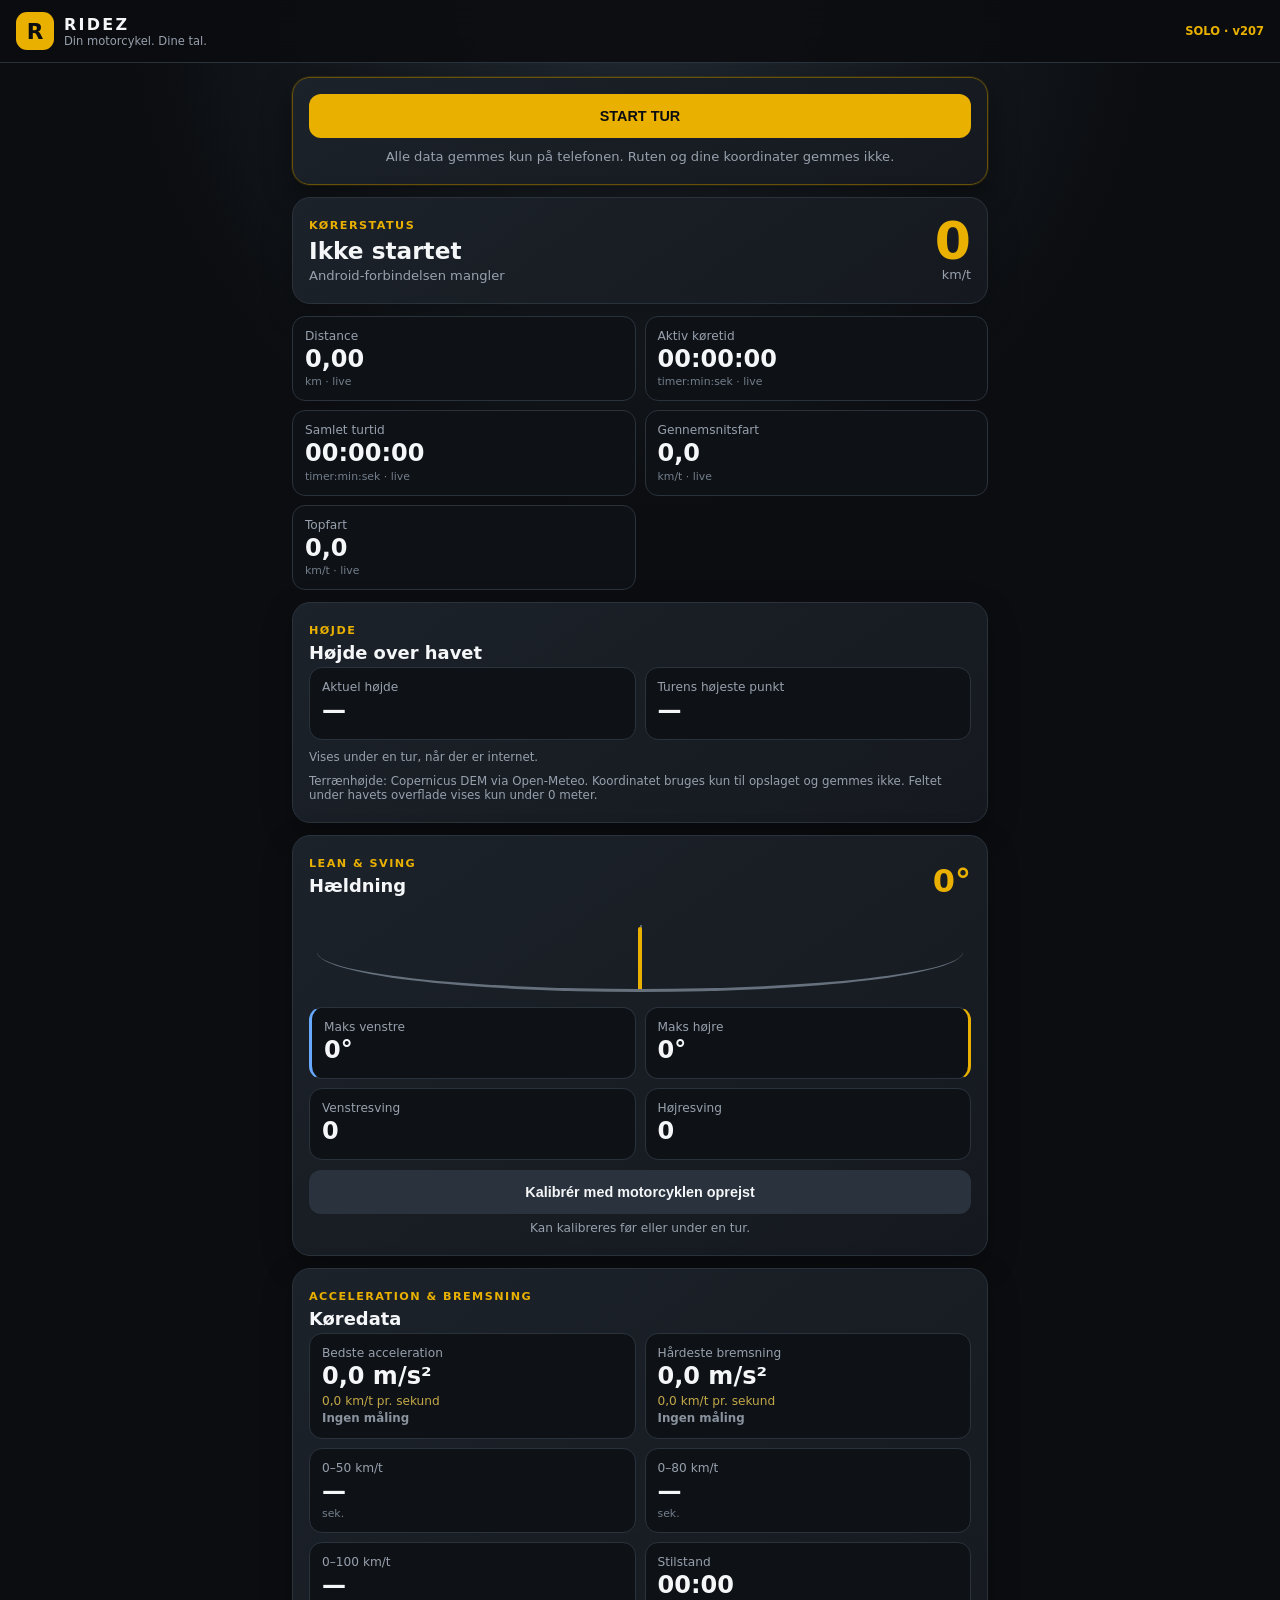
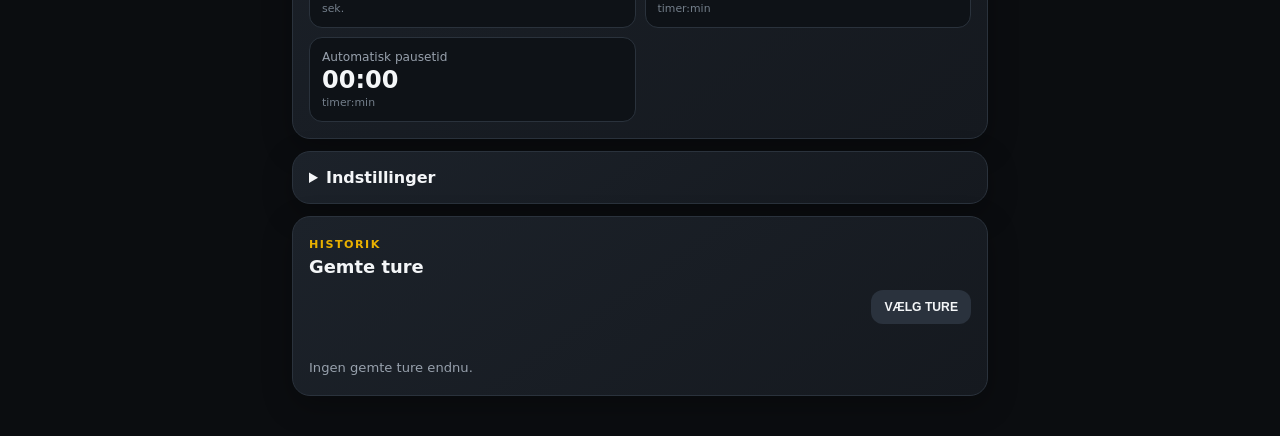
<file: android-app/app/src/main/assets/index.html>
<!doctype html>
<html lang="da">
<head>
  <meta charset="utf-8">
  <meta name="viewport" content="width=device-width,initial-scale=1,viewport-fit=cover">
  <meta name="theme-color" content="#e9b000">
  <title>RIDEZ</title>
  <link rel="stylesheet" href="styles.css">
</head>
<body>
  <header class="topbar">
    <div class="brand"><span class="logo">R</span><div><strong>RIDEZ</strong><small>Din motorcykel. Dine tal.</small></div></div>
    <span class="version">SOLO · v207</span>
  </header>

  <main>
    <section class="actions card start-actions">
      <button id="start" class="primary-button">START TUR</button>
      <button id="stop" class="danger hidden">STOP OG GEM TUR</button>
      <p>Alle data gemmes kun på telefonen. Ruten og dine koordinater gemmes ikke.</p>
    </section>

    <section class="hero card">
      <div>
        <span class="eyebrow">KØRERSTATUS</span>
        <h1 id="status">Ikke startet</h1>
        <p id="quality">Klar til en ny tur</p>
      </div>
      <div class="speed"><strong id="speed">0</strong><span>km/t</span></div>
    </section>

    <section class="grid primary">
      <article class="metric"><span>Distance</span><strong id="distance">0,00</strong><small>km · live</small></article>
      <article class="metric"><span>Aktiv køretid</span><strong id="activeTime">00:00:00</strong><small>timer:min:sek · live</small></article>
      <article class="metric"><span>Samlet turtid</span><strong id="elapsedTime">00:00:00</strong><small>timer:min:sek · live</small></article>
      <article class="metric"><span>Gennemsnitsfart</span><strong id="averageSpeed">0,0</strong><small>km/t · live</small></article>
      <article class="metric"><span>Topfart</span><strong id="maxSpeed">0,0</strong><small>km/t · live</small></article>
    </section>

    <section class="card">
      <span class="eyebrow">HØJDE</span>
      <h2>Højde over havet</h2>
      <div class="grid altitude-grid">
        <article class="metric"><span>Aktuel højde</span><strong id="currentAltitude">—</strong></article>
        <article class="metric"><span>Turens højeste punkt</span><strong id="maxAltitude">—</strong></article>
        <article id="belowSeaMetric" class="metric below-sea hidden"><span>Laveste under havet</span><strong id="minBelowSea">—</strong></article>
      </div>
      <p id="altitudeStatus" class="altitude-note">Vises under en tur, når der er internet.</p>
      <p class="altitude-note">Terrænhøjde: Copernicus DEM via Open-Meteo. Koordinatet bruges kun til opslaget og gemmes ikke. Feltet under havets overflade vises kun under 0 meter.</p>
    </section>

    <section class="card">
      <div class="section-title"><div><span class="eyebrow">LEAN & SVING</span><h2>Hældning</h2></div><strong id="liveLean">0°</strong></div>
      <div class="lean-gauge"><i id="leanNeedle"></i><span class="left">V</span><span class="right">H</span></div>
      <div class="grid">
        <article class="metric accent-left"><span>Maks venstre</span><strong id="maxLeft">0°</strong></article>
        <article class="metric accent-right"><span>Maks højre</span><strong id="maxRight">0°</strong></article>
        <article class="metric"><span>Venstresving</span><strong id="leftTurns">0</strong></article>
        <article class="metric"><span>Højresving</span><strong id="rightTurns">0</strong></article>
      </div>
      <button id="calibrate" class="secondary">Kalibrér med motorcyklen oprejst</button>
      <p id="calibrationStatus" class="calibration-status">Kan kalibreres før eller under en tur.</p>
    </section>

    <section class="card">
      <span class="eyebrow">ACCELERATION & BREMSNING</span>
      <h2>Køredata</h2>
      <div class="grid">
        <article class="metric"><span>Bedste acceleration</span><strong><b id="maxAccel">0,0</b> m/s²</strong><small id="maxAccelExplain"><span id="maxAccelRate">0,0 km/t pr. sekund</span><b id="maxAccelLevel" class="force-level force-none">Ingen måling</b></small></article>
        <article class="metric"><span>Hårdeste bremsning</span><strong><b id="maxBrake">0,0</b> m/s²</strong><small id="maxBrakeExplain"><span id="maxBrakeRate">0,0 km/t pr. sekund</span><b id="maxBrakeLevel" class="force-level force-none">Ingen måling</b></small></article>
        <article class="metric"><span>0–50 km/t</span><strong id="zero50">—</strong><small>sek.</small></article>
        <article class="metric"><span>0–80 km/t</span><strong id="zero80">—</strong><small>sek.</small></article>
        <article class="metric"><span>0–100 km/t</span><strong id="zero100">—</strong><small>sek.</small></article>
        <article class="metric"><span>Stilstand</span><strong id="standstill">00:00</strong><small>timer:min</small></article>
        <article class="metric"><span>Automatisk pausetid</span><strong id="pausedTime">00:00</strong><small>timer:min</small></article>
      </div>
    </section>

    <details class="card settings">
      <summary>Indstillinger</summary>
      <label><input type="checkbox" id="swapSides"> Byt venstre og højre</label>
      <p>Skiftet virker straks og nulstiller hældningsmaksima og svingtal, så venstre og højre ikke blandes.</p>
    </details>

    <section class="card">
      <div class="section-title history-title"><div><span class="eyebrow">HISTORIK</span><h2>Gemte ture</h2></div><span id="historyTotal"></span></div>
      <div id="historyActions" class="history-actions">
        <button id="selectRides" class="secondary compact" type="button">VÆLG TURE</button>
        <button id="deleteRides" class="danger compact hidden" type="button" disabled>SLET VALGTE</button>
      </div>
      <p id="historyLocked" class="history-locked hidden">Afslut den aktive tur, før du kan slette gemte ture.</p>
      <p id="historyFeedback" class="history-feedback" aria-live="polite"></p>
      <div id="history" class="history"><p class="muted">Ingen gemte ture endnu.</p></div>
    </section>
  </main>

  <div id="confirmStop" class="dialog hidden" role="dialog" aria-modal="true">
    <div class="dialog-box">
      <h2>Stop turen?</h2>
      <p>Turen afsluttes og gemmes i historikken.</p>
      <div><button id="cancelStop" class="secondary">Fortsæt tur</button><button id="confirmStopButton" class="danger">Stop tur</button></div>
    </div>
  </div>
  <div id="confirmDelete" class="dialog hidden" role="dialog" aria-modal="true">
    <div class="dialog-box">
      <h2>Slet gemte ture?</h2>
      <p id="deleteConfirmText">De valgte ture slettes permanent.</p>
      <div><button id="cancelDelete" class="secondary" type="button">Annuller</button><button id="confirmDeleteButton" class="danger" type="button">Slet permanent</button></div>
    </div>
  </div>
  <script src="app.js"></script>
</body>
</html>
</file>
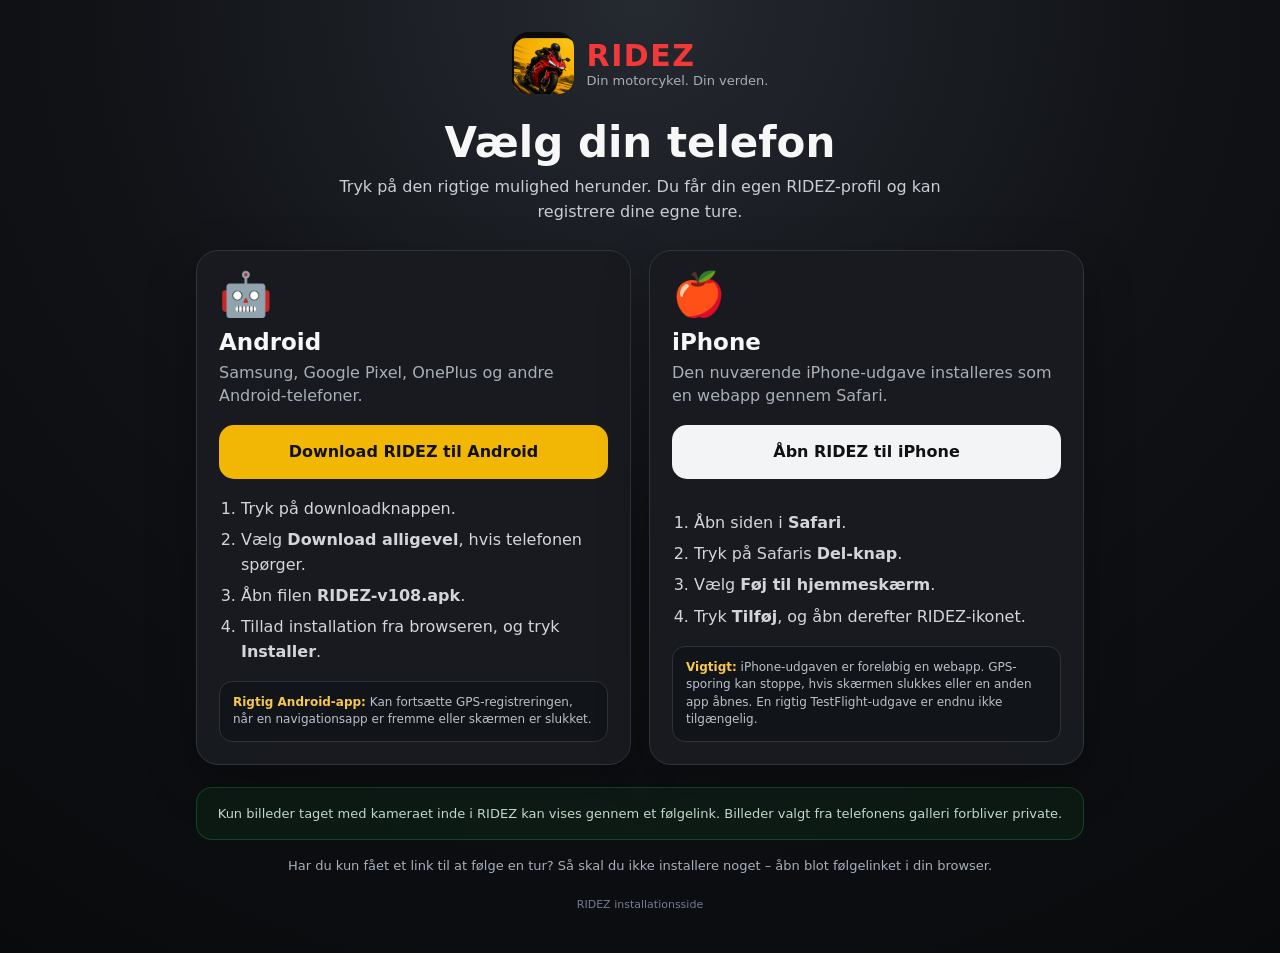
<file: installer.html>
<!doctype html>
<html lang="da">
<head>
  <meta charset="utf-8">
  <meta name="viewport" content="width=device-width,initial-scale=1,viewport-fit=cover">
  <meta name="theme-color" content="#0b0c0e">
  <title>Installer RIDEZ</title>
  <link rel="icon" href="icon-192.png">
  <style>
    :root{color-scheme:dark;--yellow:#f2b705;--red:#e11d24;--green:#22c55e;--muted:#a8afb9;--panel:#181b20;--line:#30343b}
    *{box-sizing:border-box}
    body{margin:0;min-height:100vh;background:radial-gradient(circle at top,#252930 0,#101216 48%,#090a0c 100%);color:#f7f7f8;font-family:Inter,system-ui,-apple-system,"Segoe UI",Roboto,sans-serif}
    main{width:min(920px,100%);margin:auto;padding:24px 16px 42px}
    .brand{display:flex;align-items:center;justify-content:center;gap:13px;margin:8px 0 12px}
    .brand img{width:62px;height:62px;border-radius:16px}
    .brand strong{display:block;color:#f23838;font-size:30px;letter-spacing:1.5px}
    .brand span{display:block;color:var(--muted);font-size:13px}
    h1{text-align:center;margin:24px 0 8px;font-size:clamp(27px,5vw,42px)}
    .intro{text-align:center;max-width:680px;margin:0 auto 25px;color:#c9ced6;line-height:1.55}
    .choices{display:grid;grid-template-columns:1fr 1fr;gap:18px}
    .choice{position:relative;display:flex;flex-direction:column;padding:22px;border:1px solid var(--line);border-radius:22px;background:rgba(24,27,32,.96);box-shadow:0 18px 50px rgba(0,0,0,.28)}
    .choice.recommended{border-color:var(--green);box-shadow:0 0 0 2px rgba(34,197,94,.13),0 18px 50px rgba(0,0,0,.28)}
    .device{font-size:43px;line-height:1}
    h2{margin:13px 0 6px;font-size:23px}
    .subtitle{margin:0 0 16px;color:var(--muted);min-height:42px;line-height:1.45}
    .tag{display:none;position:absolute;right:15px;top:15px;padding:6px 9px;border-radius:999px;background:rgba(34,197,94,.15);border:1px solid rgba(34,197,94,.45);color:#86efac;font-size:11px;font-weight:900}
    .recommended .tag{display:block}
    .button{display:flex;align-items:center;justify-content:center;min-height:54px;margin:2px 0 18px;padding:13px 16px;border-radius:15px;background:var(--yellow);color:#111;text-decoration:none;text-align:center;font-size:16px;font-weight:900}
    .ios .button{background:#f3f4f6}
    ol{margin:auto 0 0;padding-left:22px;color:#d2d6dc;line-height:1.52}
    li+li{margin-top:7px}
    .notice{margin-top:17px;padding:12px 13px;border-radius:13px;background:#111419;border:1px solid #2e333b;color:#bbc1ca;font-size:12px;line-height:1.45}
    .notice strong{color:#f7c84a}
    .privacy{margin:22px 0 0;padding:16px;border-radius:16px;background:rgba(34,197,94,.07);border:1px solid rgba(34,197,94,.25);color:#c7ded0;text-align:center;font-size:13px;line-height:1.5}
    .viewer{margin:18px 0 0;text-align:center;color:var(--muted);font-size:13px}
    .viewer a{color:#f4c327}
    footer{text-align:center;margin-top:25px;color:#747d89;font-size:11px}
    @media(max-width:700px){main{padding:18px 12px 32px}.choices{grid-template-columns:1fr}.subtitle{min-height:0}.choice{padding:19px}.brand strong{font-size:26px}}
  </style>
</head>
<body>
<main>
  <div class="brand"><img src="icon-192.png" alt="RIDEZ"><div><strong>RIDEZ</strong><span>Din motorcykel. Din verden.</span></div></div>
  <h1>Vælg din telefon</h1>
  <p class="intro">Tryk på den rigtige mulighed herunder. Du får din egen RIDEZ-profil og kan registrere dine egne ture.</p>

  <section class="choices" aria-label="Vælg installation">
    <article id="androidChoice" class="choice android">
      <span class="tag">DENNE TELEFON</span>
      <div class="device" aria-hidden="true">🤖</div>
      <h2>Android</h2>
      <p class="subtitle">Samsung, Google Pixel, OnePlus og andre Android-telefoner.</p>
      <a class="button" href="https://github.com/HJLab/RIDEZ/releases/download/android-v108/RIDEZ-v108.apk">Download RIDEZ til Android</a>
      <ol>
        <li>Tryk på downloadknappen.</li>
        <li>Vælg <strong>Download alligevel</strong>, hvis telefonen spørger.</li>
        <li>Åbn filen <strong>RIDEZ-v108.apk</strong>.</li>
        <li>Tillad installation fra browseren, og tryk <strong>Installer</strong>.</li>
      </ol>
      <div class="notice"><strong>Rigtig Android-app:</strong> Kan fortsætte GPS-registreringen, når en navigationsapp er fremme eller skærmen er slukket.</div>
    </article>

    <article id="iosChoice" class="choice ios">
      <span class="tag">DENNE TELEFON</span>
      <div class="device" aria-hidden="true">🍎</div>
      <h2>iPhone</h2>
      <p class="subtitle">Den nuværende iPhone-udgave installeres som en webapp gennem Safari.</p>
      <a class="button" href="./">Åbn RIDEZ til iPhone</a>
      <ol>
        <li>Åbn siden i <strong>Safari</strong>.</li>
        <li>Tryk på Safaris <strong>Del-knap</strong>.</li>
        <li>Vælg <strong>Føj til hjemmeskærm</strong>.</li>
        <li>Tryk <strong>Tilføj</strong>, og åbn derefter RIDEZ-ikonet.</li>
      </ol>
      <div class="notice"><strong>Vigtigt:</strong> iPhone-udgaven er foreløbig en webapp. GPS-sporing kan stoppe, hvis skærmen slukkes eller en anden app åbnes. En rigtig TestFlight-udgave er endnu ikke tilgængelig.</div>
    </article>
  </section>

  <p class="privacy">Kun billeder taget med kameraet inde i RIDEZ kan vises gennem et følgelink. Billeder valgt fra telefonens galleri forbliver private.</p>
  <p class="viewer">Har du kun fået et link til at følge en tur? Så skal du ikke installere noget – åbn blot følgelinket i din browser.</p>
  <footer>RIDEZ installationsside</footer>
</main>
<script>
  (()=>{const ua=navigator.userAgent||'',ios=/iPhone|iPad|iPod/i.test(ua),android=/Android/i.test(ua);if(android)document.getElementById('androidChoice').classList.add('recommended');if(ios)document.getElementById('iosChoice').classList.add('recommended')})();
</script>
</body>
</html>
</file>
<file: android-app/app/src/main/assets/styles.css>
:root{color-scheme:dark;--gold:#e9b000;--bg:#0b0d10;--panel:#15191f;--panel2:#1c222a;--text:#f4f6f8;--muted:#97a0ac;--red:#ef5350;--green:#62d394;--line:#2a323c}
*{box-sizing:border-box}body{margin:0;background:radial-gradient(circle at top,#222a33 0,#0b0d10 32rem);color:var(--text);font-family:system-ui,-apple-system,Segoe UI,sans-serif}
.topbar{position:sticky;top:0;z-index:5;display:flex;align-items:center;justify-content:space-between;padding:12px 16px;background:#0b0d10e8;border-bottom:1px solid var(--line);backdrop-filter:blur(12px)}
.brand{display:flex;gap:10px;align-items:center}.brand strong{display:block;letter-spacing:.14em}.brand small{display:block;color:var(--muted);font-size:.72rem}.logo{display:grid;place-items:center;width:38px;height:38px;border-radius:11px;background:var(--gold);color:#0b0d10;font-weight:900;font-size:1.35rem}.version{font-size:.72rem;color:var(--gold);font-weight:800}
main{max-width:720px;margin:auto;padding:14px 12px 40px;display:grid;gap:12px}.card{background:linear-gradient(145deg,var(--panel2),var(--panel));border:1px solid var(--line);border-radius:18px;padding:16px;box-shadow:0 10px 30px #0004}
.start-actions{order:-1;border-color:#68520a;box-shadow:0 10px 30px #0007,0 0 0 1px #e9b00022}
.hero{display:flex;justify-content:space-between;align-items:center}.eyebrow{font-size:.7rem;letter-spacing:.13em;color:var(--gold);font-weight:800}h1,h2,p{margin:.25rem 0}h1{font-size:1.45rem}h2{font-size:1.12rem}.hero p,.settings p,.actions p,.muted{color:var(--muted);font-size:.82rem}.speed{text-align:right}.speed strong{display:block;font-size:3.25rem;line-height:.9;color:var(--gold)}.speed span{font-size:.8rem;color:var(--muted)}
.grid{display:grid;grid-template-columns:1fr 1fr;gap:9px}.metric{min-width:0;background:#0e1217;border:1px solid var(--line);border-radius:13px;padding:12px}.metric span{display:block;color:var(--muted);font-size:.76rem}.metric strong{font-size:1.5rem;line-height:1.35}.metric small{display:block;color:#737e8a;font-size:.68rem}.accent-left{border-left:3px solid #66a9ff}.accent-right{border-right:3px solid var(--gold)}
.metric strong b{font:inherit}.metric #maxAccelExplain,.metric #maxBrakeExplain{color:#c3a848;font-size:.72rem;line-height:1.35}.metric #maxAccelExplain>span,.metric #maxBrakeExplain>span{display:block;color:#c3a848}
.section-title{display:flex;align-items:end;justify-content:space-between;margin-bottom:12px}.section-title>strong{font-size:2rem;color:var(--gold)}
.lean-gauge{position:relative;height:80px;margin:4px 8px 15px;border-bottom:3px solid #66717d;border-radius:50%;overflow:hidden}.lean-gauge:after{content:"";position:absolute;left:50%;bottom:-3px;height:67px;width:2px;background:#5c6672}.lean-gauge i{position:absolute;left:calc(50% - 2px);bottom:-3px;width:4px;height:65px;background:var(--gold);border-radius:4px;transform-origin:50% 100%;transition:transform .16s linear;z-index:2}.lean-gauge span{position:absolute;bottom:8px;color:var(--muted);font-weight:800}.lean-gauge .left{left:8px}.lean-gauge .right{right:8px}
.calibration-status{color:var(--muted);font-size:.76rem;text-align:center;margin-top:7px}
.altitude-grid .below-sea{grid-column:1/-1;border-color:#4f8fd8}.altitude-note{color:var(--muted);font-size:.74rem;margin-top:10px}
button{border:0;border-radius:12px;padding:14px;font-weight:900;font-size:.9rem}.primary-button{width:100%;background:var(--gold);color:#0b0d10}.secondary{width:100%;margin-top:10px;background:#2a323d;color:var(--text)}.danger{width:100%;background:var(--red);color:white}.hidden{display:none!important}.actions p{text-align:center;margin-top:11px}
button.compact{width:auto;margin:0;padding:10px 13px;font-size:.76rem}
details summary{cursor:pointer;font-weight:800}details label{display:flex;gap:9px;margin-top:15px;align-items:center}input{width:20px;height:20px;accent-color:var(--gold)}
.history-actions{display:flex;justify-content:flex-end;gap:8px;margin:-3px 0 12px}.history-locked{margin:-4px 0 12px;color:var(--muted);font-size:.78rem}.history-feedback{min-height:1.1em;margin:-4px 0 10px;color:var(--gold);font-size:.78rem}.history{display:grid;gap:8px}.ride{position:relative;background:#0e1217;border:1px solid var(--line);border-radius:13px;padding:12px}.ride.selected{border-color:var(--gold);box-shadow:0 0 0 1px var(--gold)}.ride-select{display:flex;align-items:center;gap:8px;margin-bottom:10px;color:var(--gold);font-weight:800;font-size:.8rem}.ride-select input{margin:0}.ride-head{display:flex;justify-content:space-between;gap:10px}.ride-head strong{color:var(--gold)}.ride h3{margin:13px 0 4px;color:#c4cad1;font-size:.72rem;letter-spacing:.08em;text-transform:uppercase}.ride-stats{display:grid;grid-template-columns:repeat(3,1fr);gap:8px 6px;margin-top:6px;color:var(--muted);font-size:.7rem}.ride-stats b{display:block;color:var(--text);font-size:.92rem}.section-title>span{color:var(--muted);font-size:.75rem;text-align:right}
.rate-note{display:block;margin:1px 0 2px;color:#c3a848;font-size:.66rem;font-style:normal;line-height:1.25}.rate-note>span{display:block}.force-level{display:block!important;margin-top:2px;font:900 .74rem/1.25 system-ui,-apple-system,Segoe UI,sans-serif}.force-none{color:#89929d}.force-light{color:#9af5ad}.force-moderate{color:#238b45}.force-strong{color:#ffe033}.force-extreme{color:#ff3030;animation:force-alert .7s steps(2,end) infinite;text-shadow:0 0 8px #ff303099}@keyframes force-alert{0%,49%{opacity:1}50%,100%{opacity:.2}}@media(prefers-reduced-motion:reduce){.force-extreme{animation:none;text-decoration:underline;text-decoration-thickness:2px}}
.dialog{position:fixed;inset:0;z-index:20;background:#000b;display:grid;place-items:center;padding:20px}.dialog-box{width:min(100%,420px);background:var(--panel2);border:1px solid var(--line);border-radius:18px;padding:20px}.dialog-box>div{display:grid;grid-template-columns:1fr 1fr;gap:8px;margin-top:16px}.dialog-box button{margin:0}
@media(max-width:380px){.metric strong{font-size:1.25rem}.speed strong{font-size:2.7rem}.ride-stats{grid-template-columns:1fr 1fr}}
</file>
